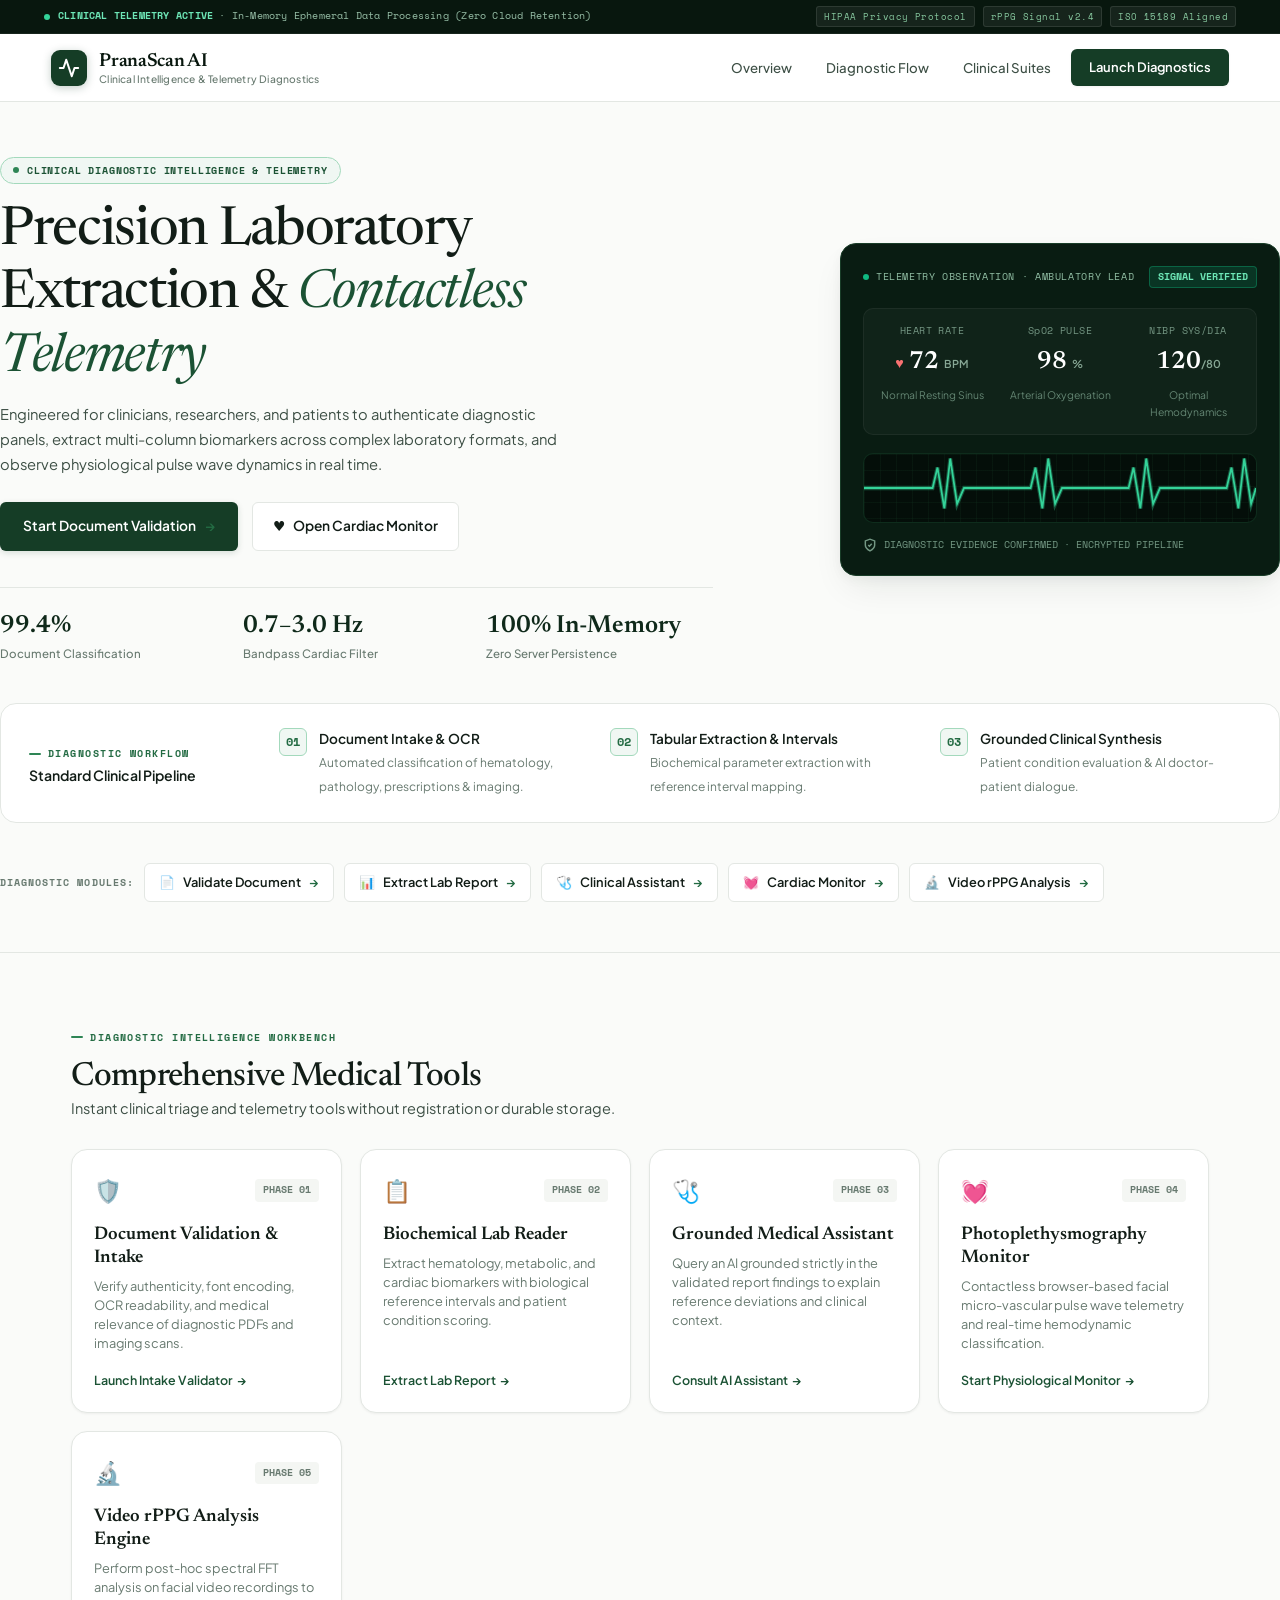
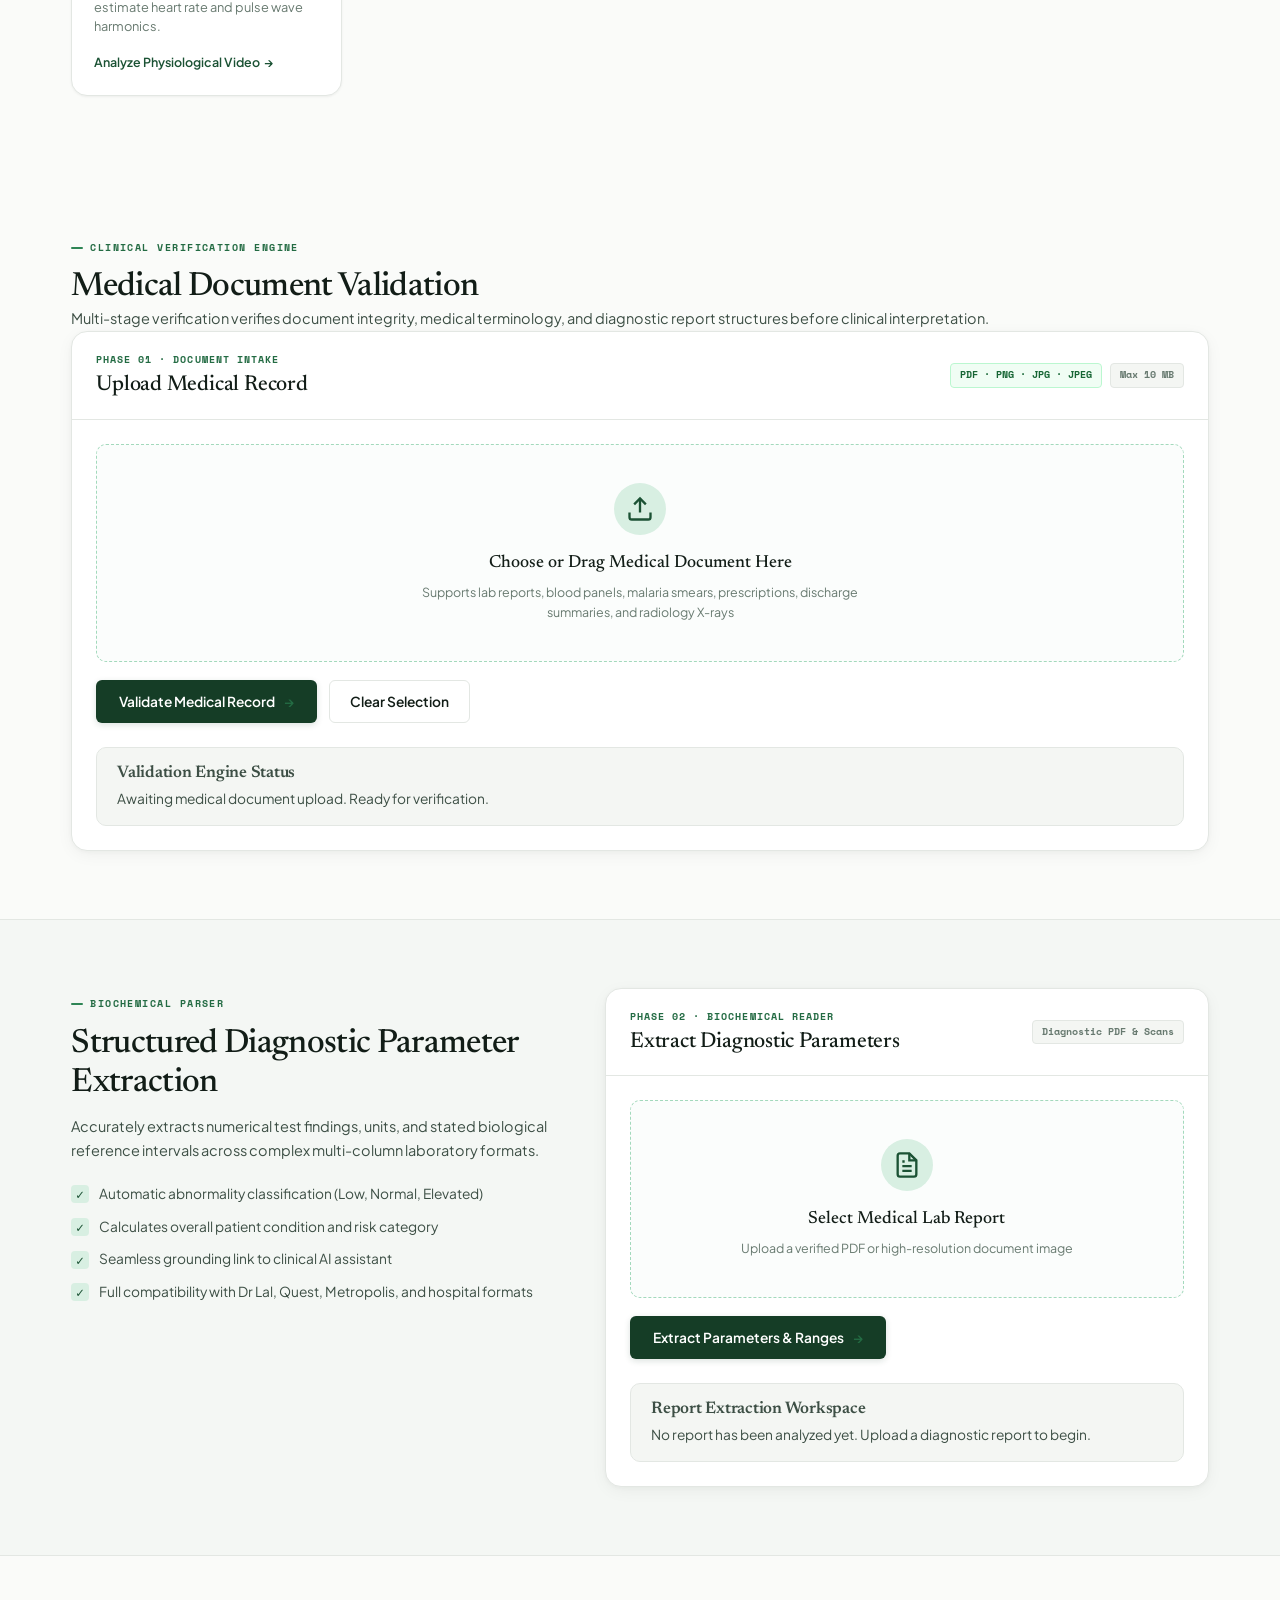
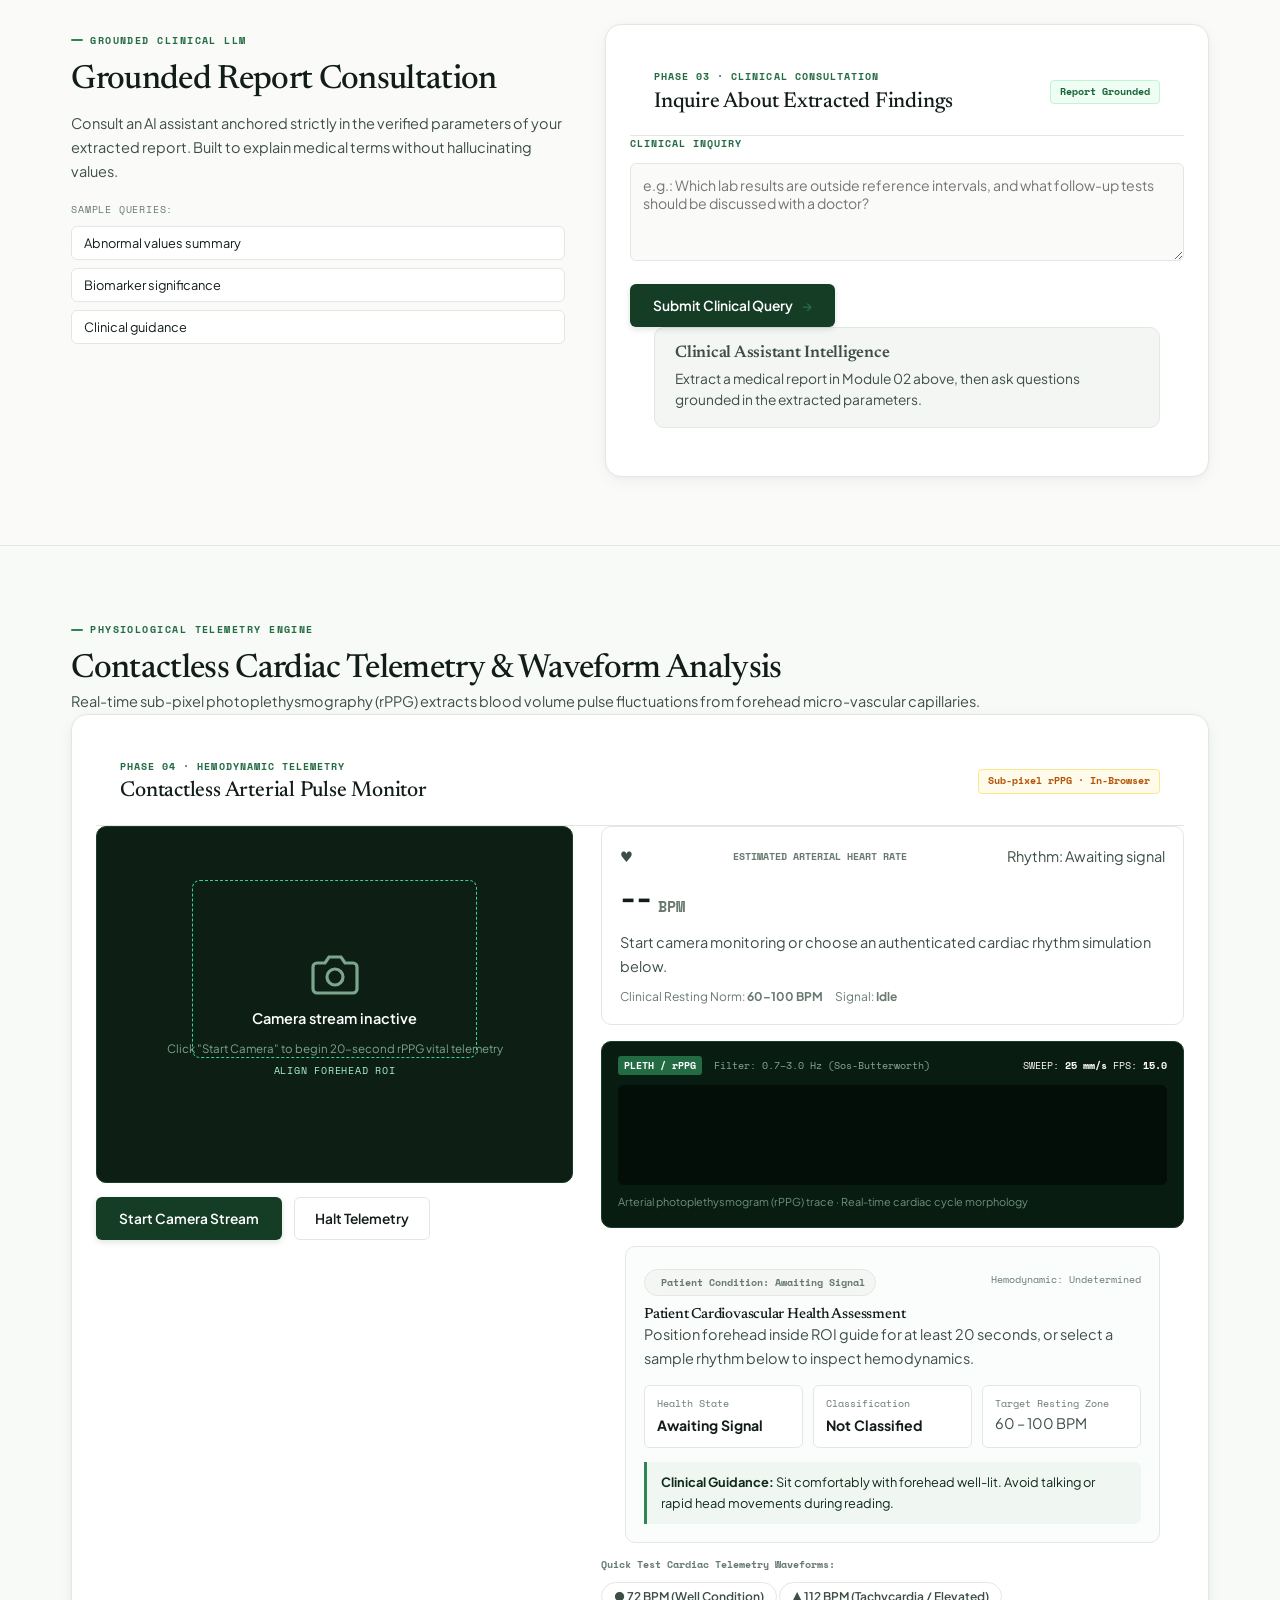
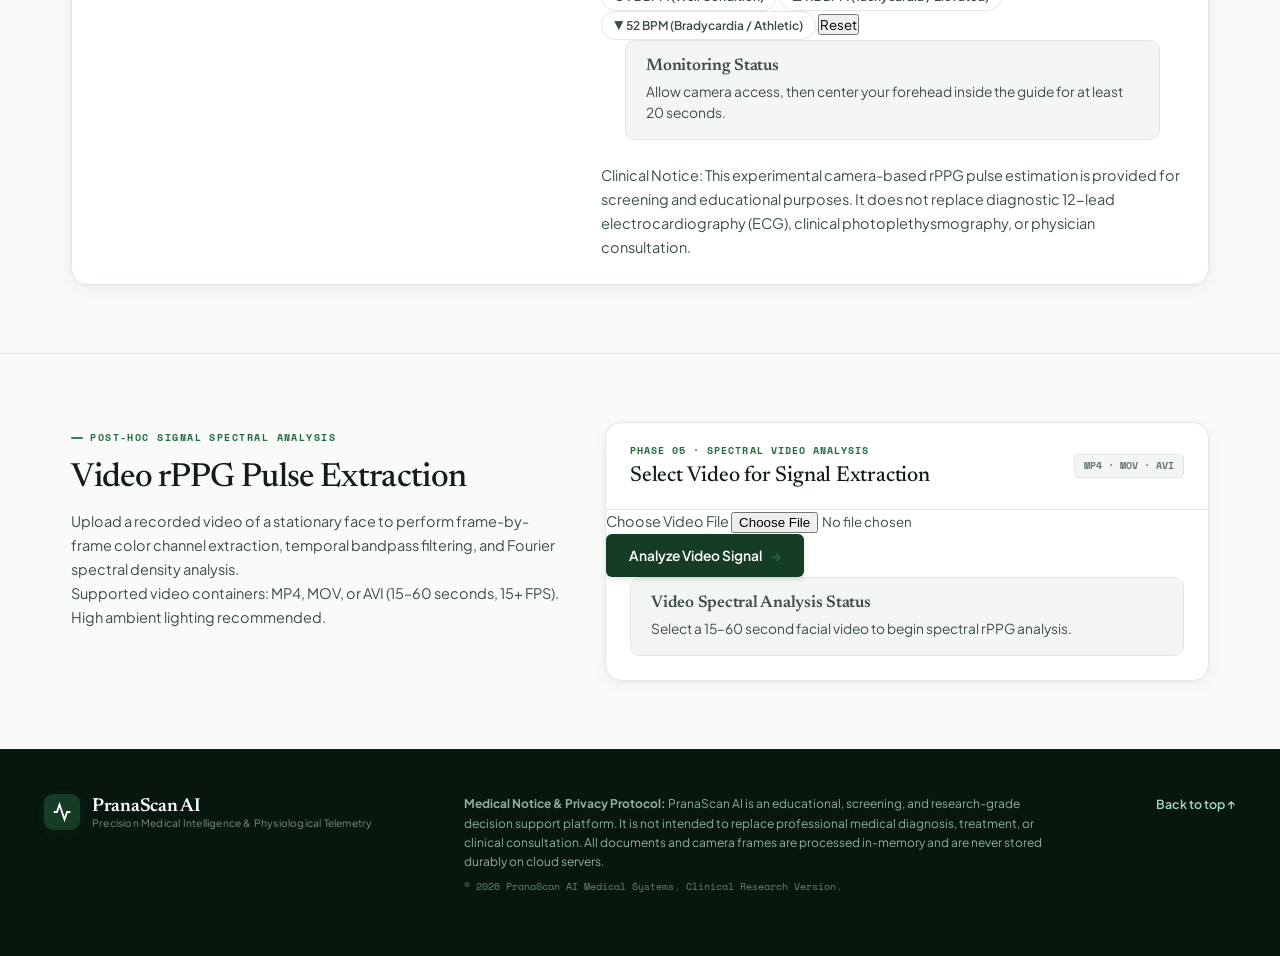
<file: index.html>
<!DOCTYPE html>
<html lang="en">
  <head>
    <meta charset="UTF-8" />
    <meta name="viewport" content="width=device-width, initial-scale=1.0" />
    <meta
      name="description"
      content="PranaScan AI Clinical Intelligence Platform. Precision medical document validation, laboratory report parameter extraction, grounded clinical AI interpretation, and non-invasive rPPG physiological telemetry."
    />
    <title>PranaScan AI | Clinical Diagnostics & Physiological Telemetry Platform</title>
    <!-- Google Fonts: Newsreader (Editorial Serif), Plus Jakarta Sans (Interface), Space Mono (Biometrics) -->
    <link rel="preconnect" href="https://fonts.googleapis.com" />
    <link rel="preconnect" href="https://fonts.gstatic.com" crossorigin />
    <link
      href="https://fonts.googleapis.com/css2?family=Newsreader:ital,opsz,wght@0,6..72,400;0,6..72,500;0,6..72,600;1,6..72,400;1,6..72,500&family=Plus+Jakarta+Sans:wght@300;400;500;600;700;800&family=Space+Mono:ital,wght@0,400;0,700;1,400&display=swap"
      rel="stylesheet"
    />
    <meta name="theme-color" content="#16a34a" />
    <meta name="apple-mobile-web-app-capable" content="yes" />
    <meta name="apple-mobile-web-app-status-bar-style" content="black-translucent" />
    <meta name="apple-mobile-web-app-title" content="PranaScan AI" />
    <link rel="manifest" href="static/manifest.json" />
    <link rel="stylesheet" href="static/styles.css" />
  </head>
  <body>
    <!-- Top System Telemetry Notice -->
    <div class="clinical-system-bar" role="complementary" aria-label="System status">
      <div class="system-bar-inner">
        <div class="system-status-indicator">
          <span class="status-dot-pulse"></span>
          <span><strong>CLINICAL TELEMETRY ACTIVE</strong> · In-Memory Ephemeral Data Processing (Zero Cloud Retention)</span>
        </div>
        <div class="system-meta-badges">
          <span class="system-badge">HIPAA Privacy Protocol</span>
          <span class="system-badge">rPPG Signal v2.4</span>
          <span class="system-badge">ISO 15189 Aligned</span>
        </div>
      </div>
    </div>

    <!-- Main Navigation Header -->
    <header class="site-header">
      <a class="brand" href="#home" aria-label="PranaScan AI home">
        <span class="brand-mark" aria-hidden="true">
          <svg viewBox="0 0 24 24" width="22" height="22" fill="none" stroke="currentColor" stroke-width="2.2" stroke-linecap="round" stroke-linejoin="round">
            <path d="M22 12h-4l-3 9L9 3l-3 9H2" />
          </svg>
        </span>
        <span class="brand-copy">
          <strong>PranaScan AI</strong>
          <small>Clinical Intelligence & Telemetry Diagnostics</small>
        </span>
      </a>
      <nav class="site-nav" aria-label="Main clinical navigation">
        <a href="#about">Overview</a>
        <a href="#how-it-works">Diagnostic Flow</a>
        <a href="#tools">Clinical Suites</a>
        <a class="nav-cta" href="#document-upload">Launch Diagnostics</a>
      </nav>
    </header>

    <main>
      <!-- Hero Section -->
      <section class="hero" id="home">
        <div class="hero-copy" id="about">
          <div class="clinical-pill-badge">
            <span class="pill-dot"></span>
            <span>CLINICAL DIAGNOSTIC INTELLIGENCE & TELEMETRY</span>
          </div>
          <h1>Precision Laboratory Extraction & <em>Contactless Telemetry</em></h1>
          <p class="hero-description">
            Engineered for clinicians, researchers, and patients to authenticate diagnostic panels, extract multi-column biomarkers across complex laboratory formats, and observe physiological pulse wave dynamics in real time.
          </p>

          <div class="hero-actions">
            <a class="primary-btn" href="#document-upload">
              <span>Start Document Validation</span>
              <span class="btn-arrow" aria-hidden="true">→</span>
            </a>
            <a class="secondary-btn" href="#monitor">
              <span class="pulse-icon" aria-hidden="true">♥</span>
              <span>Open Cardiac Monitor</span>
            </a>
          </div>

          <!-- Clinical Feature Highlights Grid -->
          <div class="clinical-stats-grid">
            <div class="stat-card">
              <span class="stat-value">99.4%</span>
              <span class="stat-label">Document Classification</span>
            </div>
            <div class="stat-card">
              <span class="stat-value">0.7–3.0 Hz</span>
              <span class="stat-label">Bandpass Cardiac Filter</span>
            </div>
            <div class="stat-card">
              <span class="stat-value">100% In-Memory</span>
              <span class="stat-label">Zero Server Persistence</span>
            </div>
          </div>
        </div>

        <!-- Hero Medical HUD Graphic -->
        <div class="hero-art" aria-hidden="true">
          <div class="hud-monitor-card">
            <div class="hud-card-header">
              <div class="hud-lead-indicator">
                <span class="hud-dot"></span>
                <span>TELEMETRY OBSERVATION · AMBULATORY LEAD</span>
              </div>
              <span class="hud-pill-active">SIGNAL VERIFIED</span>
            </div>

            <!-- Patient Vitals Display -->
            <div class="hud-vitals-row">
              <div class="hud-vital">
                <span class="hud-vital-title">HEART RATE</span>
                <div class="hud-vital-num">
                  <span class="hud-accent-pulse">♥</span> 72 <small>BPM</small>
                </div>
                <span class="hud-vital-sub">Normal Resting Sinus</span>
              </div>
              <div class="hud-vital">
                <span class="hud-vital-title">SpO2 PULSE</span>
                <div class="hud-vital-num">98 <small>%</small></div>
                <span class="hud-vital-sub">Arterial Oxygenation</span>
              </div>
              <div class="hud-vital">
                <span class="hud-vital-title">NIBP SYS/DIA</span>
                <div class="hud-vital-num">120<small>/80</small></div>
                <span class="hud-vital-sub">Optimal Hemodynamics</span>
              </div>
            </div>

            <!-- Simulated Real-time ECG Trace Line -->
            <div class="hud-ecg-trace-wrap">
              <div class="hud-grid-background"></div>
              <svg class="hud-ecg-svg" viewBox="0 0 400 60" preserveAspectRatio="none">
                <path
                  class="ecg-line-glow"
                  d="M0,30 L60,30 L70,30 L75,12 L82,48 L88,4 L95,44 L102,30 L160,30 L170,30 L175,12 L182,48 L188,4 L195,44 L202,30 L260,30 L270,30 L275,12 L282,48 L288,4 L295,44 L302,30 L360,30 L370,30 L375,12 L382,48 L388,4 L395,44 L400,30"
                />
                <path
                  class="ecg-line-core"
                  d="M0,30 L60,30 L70,30 L75,12 L82,48 L88,4 L95,44 L102,30 L160,30 L170,30 L175,12 L182,48 L188,4 L195,44 L202,30 L260,30 L270,30 L275,12 L282,48 L288,4 L295,44 L302,30 L360,30 L370,30 L375,12 L382,48 L388,4 L395,44 L400,30"
                />
              </svg>
            </div>

            <!-- Diagnostic Verification Stamp -->
            <div class="hud-stamp-badge">
              <svg viewBox="0 0 24 24" width="14" height="14" fill="none" stroke="currentColor" stroke-width="2.5">
                <path d="M12 22s8-4 8-10V5l-8-3-8 3v7c0 6 8 10 8 10z" />
                <path d="m9 12 2 2 4-4" />
              </svg>
              <span>DIAGNOSTIC EVIDENCE CONFIRMED · ENCRYPTED PIPELINE</span>
            </div>
          </div>
        </div>

        <!-- Structured Workflow Progress -->
        <div class="hero-process" id="how-it-works">
          <div class="hero-process-heading">
            <p class="eyebrow">DIAGNOSTIC WORKFLOW</p>
            <span>Standard Clinical Pipeline</span>
          </div>
          <ol class="hero-steps">
            <li>
              <span class="step-number">01</span>
              <span><strong>Document Intake & OCR</strong><small>Automated classification of hematology, pathology, prescriptions & imaging.</small></span>
            </li>
            <li>
              <span class="step-number">02</span>
              <span><strong>Tabular Extraction & Intervals</strong><small>Biochemical parameter extraction with reference interval mapping.</small></span>
            </li>
            <li>
              <span class="step-number">03</span>
              <span><strong>Grounded Clinical Synthesis</strong><small>Patient condition evaluation & AI doctor-patient dialogue.</small></span>
            </li>
          </ol>
        </div>

        <!-- Quick Access Clinical Module Selector Bar -->
        <div class="hero-activities" aria-label="Clinical module shortcuts">
          <span class="activities-label">DIAGNOSTIC MODULES:</span>
          <a class="activity-button" href="#document-upload">
            <span class="btn-icon">📄</span>
            <span>Validate Document</span>
            <span class="btn-arrow" aria-hidden="true">→</span>
          </a>
          <a class="activity-button" href="#report-reader">
            <span class="btn-icon">📊</span>
            <span>Extract Lab Report</span>
            <span class="btn-arrow" aria-hidden="true">→</span>
          </a>
          <a class="activity-button" href="#assistant">
            <span class="btn-icon">🩺</span>
            <span>Clinical Assistant</span>
            <span class="btn-arrow" aria-hidden="true">→</span>
          </a>
          <a class="activity-button" href="#monitor">
            <span class="btn-icon">💓</span>
            <span>Cardiac Monitor</span>
            <span class="btn-arrow" aria-hidden="true">→</span>
          </a>
          <a class="activity-button" href="#video">
            <span class="btn-icon">🔬</span>
            <span>Video rPPG Analysis</span>
            <span class="btn-arrow" aria-hidden="true">→</span>
          </a>
        </div>
      </section>

      <!-- Clinical Diagnostic Suites Overview Cards -->
      <section class="tools-section section-wrap" id="tools">
        <div class="section-heading">
          <p class="eyebrow">DIAGNOSTIC INTELLIGENCE WORKBENCH</p>
          <h2>Comprehensive Medical Tools</h2>
          <p>Instant clinical triage and telemetry tools without registration or durable storage.</p>
        </div>
        <div class="tool-cards">
          <a class="tool-card" href="#document-upload">
            <div class="card-top-meta">
              <span class="tool-icon icon-teal" aria-hidden="true">🛡️</span>
              <span class="module-code">PHASE 01</span>
            </div>
            <span class="tool-card-title">Document Validation & Intake</span>
            <span class="tool-card-copy">Verify authenticity, font encoding, OCR readability, and medical relevance of diagnostic PDFs and imaging scans.</span>
            <span class="card-link">Launch Intake Validator <span aria-hidden="true">→</span></span>
          </a>
          <a class="tool-card" href="#report-reader">
            <div class="card-top-meta">
              <span class="tool-icon icon-cyan" aria-hidden="true">📋</span>
              <span class="module-code">PHASE 02</span>
            </div>
            <span class="tool-card-title">Biochemical Lab Reader</span>
            <span class="tool-card-copy">Extract hematology, metabolic, and cardiac biomarkers with biological reference intervals and patient condition scoring.</span>
            <span class="card-link">Extract Lab Report <span aria-hidden="true">→</span></span>
          </a>
          <a class="tool-card" href="#assistant">
            <div class="card-top-meta">
              <span class="tool-icon icon-blue" aria-hidden="true">🩺</span>
              <span class="module-code">PHASE 03</span>
            </div>
            <span class="tool-card-title">Grounded Medical Assistant</span>
            <span class="tool-card-copy">Query an AI grounded strictly in the validated report findings to explain reference deviations and clinical context.</span>
            <span class="card-link">Consult AI Assistant <span aria-hidden="true">→</span></span>
          </a>
          <a class="tool-card" href="#monitor">
            <div class="card-top-meta">
              <span class="tool-icon icon-rose" aria-hidden="true">💓</span>
              <span class="module-code">PHASE 04</span>
            </div>
            <span class="tool-card-title">Photoplethysmography Monitor</span>
            <span class="tool-card-copy">Contactless browser-based facial micro-vascular pulse wave telemetry and real-time hemodynamic classification.</span>
            <span class="card-link">Start Physiological Monitor <span aria-hidden="true">→</span></span>
          </a>
          <a class="tool-card" href="#video">
            <div class="card-top-meta">
              <span class="tool-icon icon-indigo" aria-hidden="true">🔬</span>
              <span class="module-code">PHASE 05</span>
            </div>
            <span class="tool-card-title">Video rPPG Analysis Engine</span>
            <span class="tool-card-copy">Perform post-hoc spectral FFT analysis on facial video recordings to estimate heart rate and pulse wave harmonics.</span>
            <span class="card-link">Analyze Physiological Video <span aria-hidden="true">→</span></span>
          </a>
        </div>
      </section>

      <!-- MODULE 1: Document Validation -->
      <section class="section-wrap feature-section" id="document-upload">
        <div class="section-heading section-heading-left">
          <p class="eyebrow">CLINICAL VERIFICATION ENGINE</p>
          <h2>Medical Document Validation</h2>
          <p>Multi-stage verification verifies document integrity, medical terminology, and diagnostic report structures before clinical interpretation.</p>
        </div>
        <div class="panel form-panel">
          <div class="panel-header">
            <div>
              <span class="step-label">PHASE 01 · DOCUMENT INTAKE</span>
              <h3>Upload Medical Record</h3>
            </div>
            <div class="badge-group">
              <span class="badge success">PDF · PNG · JPG · JPEG</span>
              <span class="badge neutral">Max 10 MB</span>
            </div>
          </div>
          <form id="documentUploadForm" class="upload-form" enctype="multipart/form-data">
            <label class="drop-zone" for="documentFile">
              <div class="upload-icon-wrap" aria-hidden="true">
                <svg viewBox="0 0 24 24" width="28" height="28" fill="none" stroke="currentColor" stroke-width="2">
                  <path d="M21 15v4a2 2 0 0 1-2 2H5a2 2 0 0 1-2-2v-4" />
                  <polyline points="17 8 12 3 7 8" />
                  <line x1="12" y1="3" x2="12" y2="15" />
                </svg>
              </div>
              <strong>Choose or Drag Medical Document Here</strong>
              <span>Supports lab reports, blood panels, malaria smears, prescriptions, discharge summaries, and radiology X-rays</span>
              <input id="documentFile" name="file" type="file" accept=".pdf,.png,.jpg,.jpeg" />
            </label>
            <div class="form-actions">
              <button type="submit" class="primary-btn">
                <span>Validate Medical Record</span>
                <span class="btn-arrow" aria-hidden="true">→</span>
              </button>
              <button type="button" class="secondary-btn" id="removeFileButton">Clear Selection</button>
            </div>
          </form>
          <div id="validationResult" class="result-box neutral" aria-live="polite">
            <h4>Validation Engine Status</h4>
            <p>Awaiting medical document upload. Ready for verification.</p>
          </div>
        </div>
      </section>

      <!-- MODULE 2: Report Reader -->
      <section class="feature-band" id="report-reader">
        <div class="section-wrap feature-layout">
          <div class="feature-copy">
            <p class="eyebrow">BIOCHEMICAL PARSER</p>
            <h2>Structured Diagnostic Parameter Extraction</h2>
            <p>Accurately extracts numerical test findings, units, and stated biological reference intervals across complex multi-column laboratory formats.</p>
            <ul class="check-list">
              <li>Automatic abnormality classification (Low, Normal, Elevated)</li>
              <li>Calculates overall patient condition and risk category</li>
              <li>Seamless grounding link to clinical AI assistant</li>
              <li>Full compatibility with Dr Lal, Quest, Metropolis, and hospital formats</li>
            </ul>
          </div>
          <div class="panel form-panel report-panel">
            <div class="panel-header">
              <div>
                <span class="step-label">PHASE 02 · BIOCHEMICAL READER</span>
                <h3>Extract Diagnostic Parameters</h3>
              </div>
              <span class="badge neutral" id="readerModuleBadge">Diagnostic PDF & Scans</span>
            </div>

            <!-- Active Document Transferred Banner (Direct from Module 01) -->
            <div id="readerActiveDocBanner" class="active-doc-banner" style="display: none;">
              <div class="active-doc-header">
                <div class="active-doc-title">
                  <span class="active-pulse-dot"></span>
                  <div>
                    <span class="active-doc-tag">ACTIVE CLINICAL DOCUMENT</span>
                    <strong id="readerDocName" class="active-doc-name">Document.pdf</strong>
                  </div>
                </div>
                <span class="badge success">✓ Auto-Forwarded (No Upload Needed)</span>
              </div>
              <p class="active-doc-meta-text">
                Document authenticated in Module 01. Diagnostic parameters, biological reference intervals, and patient condition automatically extracted.
              </p>
              <div class="active-doc-actions">
                <button type="button" class="btn-text-link" id="changeReportFileBtn">
                  <span>Upload a different document instead</span>
                </button>
              </div>
            </div>

            <form id="reportReaderForm" class="upload-form">
              <label class="drop-zone" for="reportReaderFile">
                <div class="upload-icon-wrap" aria-hidden="true">
                  <svg viewBox="0 0 24 24" width="28" height="28" fill="none" stroke="currentColor" stroke-width="2">
                    <path d="M14 2H6a2 2 0 0 0-2 2v16a2 2 0 0 0 2 2h12a2 2 0 0 0 2-2V8z" />
                    <polyline points="14 2 14 8 20 8" />
                    <line x1="16" y1="13" x2="8" y2="13" />
                    <line x1="16" y1="17" x2="8" y2="17" />
                    <polyline points="10 9 9 9 8 9" />
                  </svg>
                </div>
                <strong>Select Medical Lab Report</strong>
                <span>Upload a verified PDF or high-resolution document image</span>
                <input id="reportReaderFile" name="file" type="file" accept=".pdf,.png,.jpg,.jpeg" />
              </label>
              <div class="form-actions">
                <button type="submit" class="primary-btn">
                  <span>Extract Parameters & Ranges</span>
                  <span class="btn-arrow" aria-hidden="true">→</span>
                </button>
              </div>
            </form>
            <div id="reportReaderResult" class="result-box neutral" aria-live="polite">
              <h4>Report Extraction Workspace</h4>
              <p>No report has been analyzed yet. Upload a diagnostic report to begin.</p>
            </div>
          </div>
        </div>
      </section>

      <!-- MODULE 3: Grounded Clinical Assistant -->
      <section class="section-wrap feature-section" id="assistant">
        <div class="feature-layout assistant-layout">
          <div class="feature-copy">
            <p class="eyebrow">GROUNDED CLINICAL LLM</p>
            <h2>Grounded Report Consultation</h2>
            <p>Consult an AI assistant anchored strictly in the verified parameters of your extracted report. Built to explain medical terms without hallucinating values.</p>
            <div class="quick-prompt-chips">
              <span class="chip-label">Sample queries:</span>
              <button type="button" class="prompt-chip" onclick="if(document.getElementById('assistantQuestion')){document.getElementById('assistantQuestion').value='Which lab parameters are outside the normal reference intervals?';}">Abnormal values summary</button>
              <button type="button" class="prompt-chip" onclick="if(document.getElementById('assistantQuestion')){document.getElementById('assistantQuestion').value='Explain the clinical significance of the cardiac and metabolic markers.';}">Biomarker significance</button>
              <button type="button" class="prompt-chip" onclick="if(document.getElementById('assistantQuestion')){document.getElementById('assistantQuestion').value='What follow-up medical consultations or lifestyle precautions are typically recommended?';}">Clinical guidance</button>
            </div>
          </div>
          <div class="panel form-panel assistant-panel">
            <div class="panel-header">
              <div>
                <span class="step-label">PHASE 03 · CLINICAL CONSULTATION</span>
                <h3>Inquire About Extracted Findings</h3>
              </div>
              <span class="badge success" id="assistantGroundedBadge">Report Grounded</span>
            </div>
            <label class="step-label" for="assistantQuestion">CLINICAL INQUIRY</label>
            <textarea
              id="assistantQuestion"
              rows="4"
              placeholder="e.g.: Which lab results are outside reference intervals, and what follow-up tests should be discussed with a doctor?"
            ></textarea>
            <div class="assistant-action-row">
              <button id="askAssistantButton" class="primary-btn" type="button">
                <span>Submit Clinical Query</span>
                <span class="btn-arrow" aria-hidden="true">→</span>
              </button>
            </div>
            <div id="assistantOutput" class="result-box neutral" aria-live="polite">
              <h4>Clinical Assistant Intelligence</h4>
              <p>Extract a medical report in Module 02 above, then ask questions grounded in the extracted parameters.</p>
            </div>
          </div>
        </div>
      </section>

      <!-- MODULE 4: Physiological Telemetry & Cardiac Monitor -->
      <section class="monitor-section" id="monitor">
        <div class="section-wrap">
          <div class="section-heading">
            <p class="eyebrow">PHYSIOLOGICAL TELEMETRY ENGINE</p>
            <h2>Contactless Cardiac Telemetry & Waveform Analysis</h2>
            <p>Real-time sub-pixel photoplethysmography (rPPG) extracts blood volume pulse fluctuations from forehead micro-vascular capillaries.</p>
          </div>
          <div class="panel monitor-panel">
            <div class="panel-header">
              <div>
                <span class="step-label">PHASE 04 · HEMODYNAMIC TELEMETRY</span>
                <h3>Contactless Arterial Pulse Monitor</h3>
              </div>
              <span class="badge warning">Sub-pixel rPPG · In-Browser</span>
            </div>
            <div class="monitor-layout">
              <!-- Camera Stream Container -->
              <div class="camera-column">
                <div class="camera-view">
                  <video id="monitorVideo" autoplay muted playsinline></video>
                  <div class="roi-guide" aria-hidden="true">
                    <span class="roi-corner tl"></span>
                    <span class="roi-corner tr"></span>
                    <span class="roi-corner bl"></span>
                    <span class="roi-corner br"></span>
                    <span class="roi-label">ALIGN FOREHEAD ROI</span>
                  </div>
                  <canvas id="monitorCanvas" hidden></canvas>
                  <div class="camera-placeholder" id="cameraPlaceholder">
                    <svg viewBox="0 0 24 24" width="48" height="48" fill="none" stroke="currentColor" stroke-width="1.6">
                      <path d="M23 19a2 2 0 0 1-2 2H3a2 2 0 0 1-2-2V8a2 2 0 0 1 2-2h4l2-3h6l2 3h4a2 2 0 0 1 2 2z" />
                      <circle cx="12" cy="13" r="4" />
                    </svg>
                    <span>Camera stream inactive</span>
                    <small>Click "Start Camera" to begin 20-second rPPG vital telemetry</small>
                  </div>
                </div>
                <div class="monitor-actions">
                  <button class="primary-btn" id="startCameraButton" type="button">
                    <span>Start Camera Stream</span>
                  </button>
                  <button class="secondary-btn" id="stopCameraButton" type="button" disabled>
                    <span>Halt Telemetry</span>
                  </button>
                </div>
              </div>

              <!-- Monitor Telemetry HUD Column -->
              <div class="monitor-details">
                <!-- Pulse & Rate Card -->
                <div class="pulse-reading" id="pulseReading" data-state="waiting" aria-live="polite">
                  <div class="pulse-reading-heading">
                    <span class="pulse-mark" id="pulseHeartIcon" aria-hidden="true">♥</span>
                    <span class="reading-title">ESTIMATED ARTERIAL HEART RATE</span>
                    <span class="rhythm-tag" id="rhythmTag">Rhythm: Awaiting signal</span>
                  </div>
                  <div class="pulse-value">
                    <strong id="heartRateValue">--</strong>
                    <span class="bpm-unit">BPM</span>
                  </div>
                  <p id="heartRateContext">Start camera monitoring or choose an authenticated cardiac rhythm simulation below.</p>
                  <div class="vital-chips">
                    <span class="vital-chip"><span class="chip-dot"></span> Clinical Resting Norm: <strong>60–100 BPM</strong></span>
                    <span class="vital-chip" id="signalQualityChip">Signal: <strong>Idle</strong></span>
                  </div>
                </div>

                <!-- Hospital-Grade Oscilloscope Waveform Screen -->
                <div class="cardiac-monitor-frame">
                  <div class="monitor-screen-header">
                    <div class="screen-lead-info">
                      <span class="lead-badge">PLETH / rPPG</span>
                      <span class="lead-detail">Filter: 0.7–3.0 Hz (Sos-Butterworth)</span>
                    </div>
                    <div class="screen-metrics">
                      <span class="metric-label">SWEEP: <strong>25 mm/s</strong></span>
                      <span class="metric-label" id="monitorFpsDisplay">FPS: <strong>15.0</strong></span>
                    </div>
                  </div>
                  <div class="waveform-canvas-wrap">
                    <canvas id="pulseWaveform" class="waveform" width="600" height="140" aria-label="Pulse signal waveform trace"></canvas>
                  </div>
                  <div class="screen-footer">
                    <span>Arterial photoplethysmogram (rPPG) trace · Real-time cardiac cycle morphology</span>
                  </div>
                </div>

                <!-- Patient Cardiovascular Condition Assessment Card -->
                <div class="patient-condition-card" id="patientConditionCard">
                  <div class="condition-card-header">
                    <div class="condition-badge-wrap">
                      <span class="condition-pill neutral" id="patientConditionBadge">
                        <span class="status-indicator"></span> Patient Condition: Awaiting Signal
                      </span>
                    </div>
                    <span class="hemodynamic-tag" id="hemodynamicTag">Hemodynamic: Undetermined</span>
                  </div>
                  <h4 id="conditionHeading">Patient Cardiovascular Health Assessment</h4>
                  <p id="conditionSummary">Position forehead inside ROI guide for at least 20 seconds, or select a sample rhythm below to inspect hemodynamics.</p>
                  <div class="condition-metrics-grid">
                    <div class="metric-box">
                      <span class="metric-title">Health State</span>
                      <strong id="conditionStateText">Awaiting Signal</strong>
                    </div>
                    <div class="metric-box">
                      <span class="metric-title">Classification</span>
                      <strong id="conditionClassText">Not Classified</strong>
                    </div>
                    <div class="metric-box">
                      <span class="metric-title">Target Resting Zone</span>
                      <span>60 – 100 BPM</span>
                    </div>
                  </div>
                  <div class="condition-advice-box" id="conditionAdviceBox">
                    <strong class="advice-title">Clinical Guidance:</strong>
                    <span id="conditionAdviceText">Sit comfortably with forehead well-lit. Avoid talking or rapid head movements during reading.</span>
                  </div>
                </div>

                <!-- Simulation Rhythm Controls -->
                <div class="simulation-bar" aria-label="Simulate clinical pulse rhythms">
                  <span class="sim-label">Quick Test Cardiac Telemetry Waveforms:</span>
                  <div class="sim-buttons">
                    <button type="button" class="sim-btn" id="simNormalBtn" title="Simulate healthy normal resting pulse (72 BPM)">
                      <span class="sim-icon">●</span> 72 BPM (Well Condition)
                    </button>
                    <button type="button" class="sim-btn" id="simTachyBtn" title="Simulate elevated pulse (112 BPM)">
                      <span class="sim-icon">▲</span> 112 BPM (Tachycardia / Elevated)
                    </button>
                    <button type="button" class="sim-btn" id="simBradyBtn" title="Simulate athletic / low resting pulse (52 BPM)">
                      <span class="sim-icon">▼</span> 52 BPM (Bradycardia / Athletic)
                    </button>
                    <button type="button" class="sim-btn-reset" id="simResetBtn" title="Reset monitor to idle">
                      Reset
                    </button>
                  </div>
                </div>

                <!-- Telemetry Status Box -->
                <div class="result-box neutral" id="monitorStatus" aria-live="polite">
                  <h4>Monitoring Status</h4>
                  <p>Allow camera access, then center your forehead inside the guide for at least 20 seconds.</p>
                </div>
                <p class="medical-disclaimer">
                  Clinical Notice: This experimental camera-based rPPG pulse estimation is provided for screening and educational purposes. It does not replace diagnostic 12-lead electrocardiography (ECG), clinical photoplethysmography, or physician consultation.
                </p>
              </div>
            </div>
          </div>
        </div>
      </section>

      <!-- MODULE 5: Uploaded Video Analysis -->
      <section class="section-wrap feature-section video-section" id="video">
        <div class="feature-layout">
          <div class="feature-copy">
            <p class="eyebrow">POST-HOC SIGNAL SPECTRAL ANALYSIS</p>
            <h2>Video rPPG Pulse Extraction</h2>
            <p>Upload a recorded video of a stationary face to perform frame-by-frame color channel extraction, temporal bandpass filtering, and Fourier spectral density analysis.</p>
            <p class="medical-disclaimer">Supported video containers: MP4, MOV, or AVI (15–60 seconds, 15+ FPS). High ambient lighting recommended.</p>
          </div>
          <div class="panel form-panel">
            <div class="panel-header">
              <div>
                <span class="step-label">PHASE 05 · SPECTRAL VIDEO ANALYSIS</span>
                <h3>Select Video for Signal Extraction</h3>
              </div>
              <span class="badge neutral">MP4 · MOV · AVI</span>
            </div>
            <form id="videoAnalysisForm" class="video-box">
              <label class="file-picker" for="videoFile">Choose Video File</label>
              <input id="videoFile" name="file" type="file" accept=".mp4,.mov,.avi,video/mp4,video/quicktime,video/x-msvideo" />
              <button id="analyzeVideoButton" class="primary-btn" type="submit">
                <span>Analyze Video Signal</span>
                <span class="btn-arrow" aria-hidden="true">→</span>
              </button>
            </form>
            <div id="videoAnalysisResult" class="result-box neutral" aria-live="polite">
              <h4>Video Spectral Analysis Status</h4>
              <p>Select a 15–60 second facial video to begin spectral rPPG analysis.</p>
            </div>
          </div>
        </div>
      </section>
    </main>

    <!-- Professional Medical Institutional Footer -->
    <footer class="site-footer">
      <div class="footer-inner">
        <a class="brand footer-brand" href="#home">
          <span class="brand-mark" aria-hidden="true">
            <svg viewBox="0 0 24 24" width="20" height="20" fill="none" stroke="currentColor" stroke-width="2.2">
              <path d="M22 12h-4l-3 9L9 3l-3 9H2" />
            </svg>
          </span>
          <span class="brand-copy">
            <strong>PranaScan AI</strong>
            <small>Precision Medical Intelligence & Physiological Telemetry</small>
          </span>
        </a>
        <div class="footer-legal">
          <p>
            <strong>Medical Notice & Privacy Protocol:</strong> PranaScan AI is an educational, screening, and research-grade decision support platform. It is not intended to replace professional medical diagnosis, treatment, or clinical consultation. All documents and camera frames are processed in-memory and are never stored durably on cloud servers.
          </p>
          <span class="footer-copy-tag">© 2026 PranaScan AI Medical Systems. Clinical Research Version.</span>
        </div>
        <a class="back-top" href="#home">Back to top ↑</a>
      </div>
    </footer>

    <!-- Mobile Floating Bottom Navigation Bar (Handheld Viewports) -->
    <nav class="mobile-bottom-nav" aria-label="Mobile Clinical Navigation">
      <a href="#home" class="mobile-nav-item active" data-target="home">
        <span class="mobile-nav-icon">📊</span>
        <span class="mobile-nav-label">Overview</span>
      </a>
      <a href="#document-upload" class="mobile-nav-item" data-target="document-upload">
        <span class="mobile-nav-icon">📄</span>
        <span class="mobile-nav-label">Intake</span>
      </a>
      <a href="#report-reader" class="mobile-nav-item" data-target="report-reader">
        <span class="mobile-nav-icon">📋</span>
        <span class="mobile-nav-label">Lab Reader</span>
      </a>
      <a href="#assistant" class="mobile-nav-item" data-target="assistant">
        <span class="mobile-nav-icon">🩺</span>
        <span class="mobile-nav-label">Copilot</span>
      </a>
      <a href="#monitor" class="mobile-nav-item" data-target="monitor">
        <span class="mobile-nav-icon">💓</span>
        <span class="mobile-nav-label">Telemetry</span>
      </a>
    </nav>

    <script src="static/script.js"></script>
  </body>
</html>
</file>
<file: static/styles.css>
/* ==========================================================================
   PranaScan AI — Clinical Medical Intelligence & Telemetry Platform
   Bespoke Editorial & Modern Clinical Design System
   Typography: Newsreader (Display Serif) + Plus Jakarta Sans (UI Sans) + Space Mono (Lab Metrics)
   ========================================================================== */

:root {
  /* Editorial Palette: Calming Alabaster, Deep Botanical Forest, Warm Stone */
  --bg-page:        #fafbf9;
  --bg-surface:     #ffffff;
  --bg-subtle:      #f4f6f3;
  --bg-hover:       #edf2ee;
  --bg-dark-card:   #091c12;
  --bg-dark-canvas: #040e09;

  /* Forest & Sage Spectrum */
  --forest-950:     #08170e;
  --forest-900:     #0f291a;
  --forest-800:     #153d26;
  --forest-700:     #1b5234;
  --forest-600:     #236b43;
  --forest-500:     #2e8555;
  --forest-400:     #43a36e;
  --forest-200:     #a3d9bc;
  --forest-100:     #d8efe2;
  --forest-50:      #f0f7f3;

  /* Accent Eucalyptus & Emerald */
  --teal-accent:    #10b981;
  --teal-light:     #34d399;
  --teal-subtle:    #ecfdf5;

  /* Clinical Status */
  --status-normal:     #166534;
  --status-normal-bg:  #f0fdf4;
  --status-normal-bd:  #bbf7d0;
  
  --status-alert:      #b91c1c;
  --status-alert-bg:   #fef2f2;
  --status-alert-bd:   #fecaca;

  --status-warn:       #b45309;
  --status-warn-bg:    #fffbeb;
  --status-warn-bd:    #fde68a;

  /* Neutral Slate & Charcoal */
  --text-primary:   #121d17;
  --text-secondary: #3d4f45;
  --text-muted:     #687a70;
  --text-light:     #94a39b;

  /* Borders */
  --border-subtle:  #e3e7e3;
  --border-focus:   #236b43;
  --border-dark:    #193d28;

  /* Typography System */
  --font-serif:     'Newsreader', Georgia, serif;
  --font-sans:      'Plus Jakarta Sans', system-ui, -apple-system, sans-serif;
  --font-mono:      'Space Mono', monospace;

  /* Organic Elevation Shadows */
  --shadow-sm:      0 1px 3px rgba(12, 38, 24, 0.04), 0 1px 2px rgba(12, 38, 24, 0.02);
  --shadow-card:    0 4px 18px -2px rgba(12, 38, 24, 0.06), 0 1px 4px rgba(12, 38, 24, 0.03);
  --shadow-elevated: 0 16px 36px -8px rgba(12, 38, 24, 0.09), 0 4px 12px rgba(12, 38, 24, 0.04);

  --radius-sm: 6px;
  --radius-md: 10px;
  --radius-lg: 16px;
  --radius-xl: 22px;
}

*, *::before, *::after {
  box-sizing: border-box;
  margin: 0;
  padding: 0;
}

html {
  scroll-behavior: smooth;
  scroll-padding-top: 86px;
}

body {
  background: var(--bg-page);
  color: var(--text-secondary);
  font-family: var(--font-sans);
  font-size: 14.5px;
  line-height: 1.65;
  -webkit-font-smoothing: antialiased;
  min-height: 100vh;
}

h1, h2, h3, h4 {
  font-family: var(--font-serif);
  color: var(--text-primary);
  font-weight: 500;
  line-height: 1.18;
  letter-spacing: -0.015em;
}

h1 {
  font-size: clamp(2.3rem, 4.2vw, 3.4rem);
  font-weight: 450;
  letter-spacing: -0.025em;
}

h1 em, h2 em {
  font-style: italic;
  font-weight: 400;
  color: var(--forest-700);
}

h2 {
  font-size: clamp(1.7rem, 2.6vw, 2.2rem);
  letter-spacing: -0.02em;
}

h3 {
  font-size: 1.35rem;
  letter-spacing: -0.01em;
}

a { color: inherit; text-decoration: none; }
button, input, textarea, select { font-family: inherit; }

/* Institutional Compliance Ribbon */
.clinical-system-bar {
  background: var(--forest-950);
  color: #9ac2aa;
  font-size: 0.69rem;
  padding: 6px 0;
  border-bottom: 1px solid rgba(255, 255, 255, 0.06);
}
.system-bar-inner {
  max-width: 1240px;
  margin: 0 auto;
  padding: 0 24px;
  display: flex;
  align-items: center;
  justify-content: space-between;
  flex-wrap: wrap;
  gap: 10px;
}
.system-status-indicator {
  display: flex;
  align-items: center;
  gap: 8px;
  font-family: var(--font-mono);
  font-size: 0.64rem;
  letter-spacing: 0.02em;
}
.system-status-indicator strong {
  color: #6ee7b7;
  font-weight: 700;
}
.status-dot-pulse {
  width: 6px;
  height: 6px;
  border-radius: 50%;
  background: #34d399;
  box-shadow: 0 0 0 0 rgba(52, 211, 153, 0.6);
  animation: livePulse 2.4s ease infinite;
  flex-shrink: 0;
}
@keyframes livePulse {
  0% { box-shadow: 0 0 0 0 rgba(52, 211, 153, 0.6); }
  70% { box-shadow: 0 0 0 7px rgba(52, 211, 153, 0); }
  100% { box-shadow: 0 0 0 0 rgba(52, 211, 153, 0); }
}
.system-meta-badges {
  display: flex;
  gap: 8px;
  align-items: center;
}
.system-badge {
  background: rgba(255, 255, 255, 0.06);
  border: 1px solid rgba(255, 255, 255, 0.1);
  padding: 2px 7px;
  border-radius: 3px;
  font-family: var(--font-mono);
  font-size: 0.58rem;
  color: #88c9a0;
  letter-spacing: 0.05em;
}

/* Main Site Header */
.site-header {
  position: sticky;
  top: 0;
  z-index: 100;
  background: rgba(255, 255, 255, 0.95);
  backdrop-filter: blur(12px);
  -webkit-backdrop-filter: blur(12px);
  border-bottom: 1px solid var(--border-subtle);
  display: flex;
  align-items: center;
  justify-content: space-between;
  gap: 20px;
  padding: 0 max(4vw, calc((100vw - 1240px)/2 + 24px));
  min-height: 68px;
}
.brand {
  display: inline-flex;
  align-items: center;
  gap: 12px;
  color: var(--text-primary);
}
.brand-mark {
  width: 36px;
  height: 36px;
  display: grid;
  place-items: center;
  border-radius: 9px;
  background: var(--forest-800);
  color: #fff;
  box-shadow: 0 2px 8px rgba(21, 61, 38, 0.25);
}
.brand-copy {
  display: grid;
  line-height: 1.15;
}
.brand-copy strong {
  font-family: var(--font-serif);
  font-size: 1.18rem;
  font-weight: 600;
  letter-spacing: -0.015em;
  color: var(--forest-950);
}
.brand-copy small {
  font-family: var(--font-sans);
  font-size: 0.64rem;
  color: var(--text-muted);
  font-weight: 500;
  letter-spacing: 0.02em;
}
.site-nav {
  display: flex;
  align-items: center;
  gap: 6px;
}
.site-nav a:not(.nav-cta) {
  color: var(--text-secondary);
  font-size: 0.83rem;
  font-weight: 500;
  padding: 7px 14px;
  border-radius: var(--radius-sm);
  transition: all 0.15s ease;
}
.site-nav a:not(.nav-cta):hover {
  background: var(--bg-hover);
  color: var(--forest-800);
}
.nav-cta {
  background: var(--forest-800);
  color: #ffffff !important;
  font-size: 0.81rem;
  font-weight: 600;
  padding: 8px 18px;
  border-radius: var(--radius-sm);
  box-shadow: var(--shadow-sm);
  transition: all 0.18s ease;
}
.nav-cta:hover {
  background: var(--forest-700);
  transform: translateY(-1px);
}

/* Sections & Wrappers */
.section-wrap {
  max-width: 1240px;
  margin: 0 auto;
  padding: 68px max(4vw, calc((100vw - 1240px)/2 + 24px));
}
.eyebrow {
  display: inline-flex;
  align-items: center;
  gap: 7px;
  font-family: var(--font-mono);
  font-size: 0.65rem;
  font-weight: 700;
  letter-spacing: 0.14em;
  text-transform: uppercase;
  color: var(--forest-600);
  margin-bottom: 12px;
}
.eyebrow::before {
  content: '';
  display: block;
  width: 12px;
  height: 2px;
  background: var(--forest-500);
  border-radius: 1px;
}

/* Hero Section */
.hero {
  padding-top: 54px;
  padding-bottom: 50px;
  display: grid;
  grid-template-columns: 1.15fr 0.85fr;
  grid-template-areas:
    'copy art'
    'process process'
    'activities activities';
  gap: 40px;
  align-items: center;
  border-bottom: 1px solid var(--border-subtle);
}
.hero-copy {
  grid-area: copy;
}
.clinical-pill-badge {
  display: inline-flex;
  align-items: center;
  gap: 8px;
  background: var(--forest-50);
  border: 1px solid var(--forest-200);
  padding: 4px 12px;
  border-radius: 20px;
  font-family: var(--font-mono);
  font-size: 0.65rem;
  font-weight: 700;
  color: var(--forest-700);
  letter-spacing: 0.08em;
  margin-bottom: 16px;
}
.pill-dot {
  width: 6px;
  height: 6px;
  border-radius: 50%;
  background: var(--forest-500);
}
.hero-tagline {
  font-family: var(--font-sans);
  font-size: 1.05rem;
  font-weight: 400;
  color: var(--text-muted);
  line-height: 1.6;
  margin-top: 14px;
  max-width: 580px;
}
.hero-description {
  font-size: 0.92rem;
  color: var(--text-secondary);
  line-height: 1.68;
  margin-top: 12px;
  max-width: 580px;
}
.hero-actions {
  display: flex;
  align-items: center;
  gap: 14px;
  margin-top: 26px;
  flex-wrap: wrap;
}
.primary-btn {
  display: inline-flex;
  align-items: center;
  gap: 9px;
  background: var(--forest-800);
  color: #ffffff;
  font-size: 0.86rem;
  font-weight: 600;
  padding: 12px 22px;
  border-radius: var(--radius-sm);
  border: 1px solid transparent;
  box-shadow: 0 2px 6px rgba(21, 61, 38, 0.15);
  cursor: pointer;
  transition: all 0.18s ease;
}
.primary-btn:hover {
  background: var(--forest-700);
  transform: translateY(-1px);
  box-shadow: 0 4px 12px rgba(21, 61, 38, 0.22);
}
.secondary-btn {
  display: inline-flex;
  align-items: center;
  gap: 8px;
  background: var(--bg-surface);
  color: var(--text-primary);
  font-size: 0.86rem;
  font-weight: 600;
  padding: 12px 20px;
  border-radius: var(--radius-sm);
  border: 1px solid var(--border-subtle);
  cursor: pointer;
  transition: all 0.15s ease;
}
.secondary-btn:hover {
  background: var(--bg-hover);
  border-color: #ccd4cc;
}
.clinical-stats-grid {
  display: grid;
  grid-template-columns: repeat(3, 1fr);
  gap: 16px;
  margin-top: 36px;
  padding-top: 24px;
  border-top: 1px solid var(--border-subtle);
}
.stat-card {
  display: flex;
  flex-direction: column;
}
.stat-value {
  font-family: var(--font-serif);
  font-size: 1.55rem;
  font-weight: 600;
  color: var(--forest-900);
  line-height: 1.2;
}
.stat-label {
  font-size: 0.72rem;
  color: var(--text-muted);
  font-weight: 500;
  margin-top: 2px;
}

/* Hero HUD Card — Refined Clinical Design */
.hero-art {
  grid-area: art;
  display: flex;
  justify-content: flex-end;
}
.hud-monitor-card {
  width: 100%;
  max-width: 440px;
  background: var(--bg-dark-card);
  border: 1px solid var(--border-dark);
  border-radius: var(--radius-lg);
  padding: 22px;
  color: #fff;
  box-shadow: var(--shadow-elevated);
}
.hud-card-header {
  display: flex;
  align-items: center;
  justify-content: space-between;
  margin-bottom: 20px;
}
.hud-lead-indicator {
  display: flex;
  align-items: center;
  gap: 7px;
  font-family: var(--font-mono);
  font-size: 0.65rem;
  color: #92bfa5;
  letter-spacing: 0.06em;
}
.hud-dot {
  width: 6px;
  height: 6px;
  border-radius: 50%;
  background: var(--teal-accent);
}
.hud-pill-active {
  background: rgba(16, 185, 129, 0.16);
  border: 1px solid rgba(16, 185, 129, 0.35);
  color: #6ee7b7;
  font-family: var(--font-mono);
  font-size: 0.62rem;
  font-weight: 700;
  padding: 2px 8px;
  border-radius: 4px;
}
.hud-vitals-row {
  display: grid;
  grid-template-columns: repeat(3, 1fr);
  gap: 12px;
  background: rgba(255, 255, 255, 0.03);
  border: 1px solid rgba(255, 255, 255, 0.05);
  border-radius: var(--radius-md);
  padding: 14px 10px;
  margin-bottom: 18px;
}
.hud-vital {
  display: flex;
  flex-direction: column;
  text-align: center;
}
.hud-vital-title {
  font-family: var(--font-mono);
  font-size: 0.6rem;
  color: #749683;
  letter-spacing: 0.05em;
}
.hud-vital-num {
  font-family: var(--font-serif);
  font-size: 1.55rem;
  font-weight: 600;
  color: #ffffff;
  margin: 4px 0 2px;
}
.hud-vital-num small {
  font-family: var(--font-sans);
  font-size: 0.68rem;
  color: #88a896;
}
.hud-accent-pulse {
  color: #f87171;
  font-size: 0.9rem;
}
.hud-vital-sub {
  font-size: 0.65rem;
  color: #648673;
}
.hud-ecg-trace-wrap {
  height: 70px;
  background: var(--bg-dark-canvas);
  border: 1px solid rgba(46, 133, 85, 0.25);
  border-radius: var(--radius-md);
  position: relative;
  overflow: hidden;
  margin-bottom: 14px;
}
.hud-grid-background {
  position: absolute;
  inset: 0;
  background-image: 
    linear-gradient(rgba(46, 133, 85, 0.08) 1px, transparent 1px),
    linear-gradient(90deg, rgba(46, 133, 85, 0.08) 1px, transparent 1px);
  background-size: 16px 16px;
}
.hud-ecg-svg {
  position: absolute;
  inset: 0;
  width: 100%;
  height: 100%;
}
.ecg-line-glow {
  fill: none;
  stroke: rgba(52, 211, 153, 0.35);
  stroke-width: 4;
}
.ecg-line-core {
  fill: none;
  stroke: #34d399;
  stroke-width: 1.8;
}
.hud-stamp-badge {
  display: flex;
  align-items: center;
  gap: 7px;
  font-family: var(--font-mono);
  font-size: 0.62rem;
  color: #749884;
}

/* Workflow Step Strip */
.hero-process {
  grid-area: process;
  background: var(--bg-surface);
  border: 1px solid var(--border-subtle);
  border-radius: var(--radius-lg);
  padding: 24px 28px;
  display: grid;
  grid-template-columns: 220px 1fr;
  gap: 30px;
  align-items: center;
}
.hero-process-heading p { margin-bottom: 2px; }
.hero-process-heading span { font-size: 0.88rem; font-weight: 600; color: var(--text-primary); }
.hero-steps {
  display: grid;
  grid-template-columns: repeat(3, 1fr);
  gap: 20px;
  list-style: none;
}
.hero-steps li {
  display: flex;
  align-items: flex-start;
  gap: 12px;
}
.step-number {
  font-family: var(--font-mono);
  font-size: 0.78rem;
  font-weight: 700;
  color: var(--forest-600);
  background: var(--forest-50);
  border: 1px solid var(--forest-200);
  width: 28px;
  height: 28px;
  display: grid;
  place-items: center;
  border-radius: 6px;
  flex-shrink: 0;
}
.hero-steps li strong {
  display: block;
  font-size: 0.85rem;
  font-weight: 600;
  color: var(--text-primary);
}
.hero-steps li small {
  font-size: 0.75rem;
  color: var(--text-muted);
  line-height: 1.4;
}

/* Quick Modules Navigation Bar */
.hero-activities {
  grid-area: activities;
  display: flex;
  align-items: center;
  gap: 10px;
  flex-wrap: wrap;
}
.activities-label {
  font-family: var(--font-mono);
  font-size: 0.65rem;
  font-weight: 700;
  letter-spacing: 0.1em;
  color: var(--text-muted);
}
.activity-button {
  display: inline-flex;
  align-items: center;
  gap: 8px;
  background: var(--bg-surface);
  border: 1px solid var(--border-subtle);
  padding: 8px 14px;
  border-radius: var(--radius-sm);
  font-size: 0.8rem;
  font-weight: 600;
  color: var(--text-primary);
  transition: all 0.15s ease;
}
.activity-button:hover {
  border-color: var(--forest-400);
  background: var(--bg-hover);
  transform: translateY(-1px);
}
.btn-arrow {
  color: var(--forest-600);
  transition: transform 0.15s ease;
}
.activity-button:hover .btn-arrow {
  transform: translateX(3px);
}

/* Comprehensive Tool Cards */
.tool-cards {
  display: grid;
  grid-template-columns: repeat(auto-fit, minmax(220px, 1fr));
  gap: 18px;
  margin-top: 28px;
}
.tool-card {
  background: var(--bg-surface);
  border: 1px solid var(--border-subtle);
  border-radius: var(--radius-lg);
  padding: 22px;
  display: flex;
  flex-direction: column;
  transition: all 0.18s ease;
  box-shadow: var(--shadow-sm);
}
.tool-card:hover {
  border-color: var(--forest-300);
  box-shadow: var(--shadow-card);
  transform: translateY(-2px);
}
.card-top-meta {
  display: flex;
  align-items: center;
  justify-content: space-between;
  margin-bottom: 14px;
}
.tool-icon {
  font-size: 1.4rem;
}
.module-code {
  font-family: var(--font-mono);
  font-size: 0.62rem;
  font-weight: 700;
  color: var(--text-muted);
  background: var(--bg-subtle);
  padding: 3px 8px;
  border-radius: 4px;
}
.tool-card-title {
  font-family: var(--font-serif);
  font-size: 1.15rem;
  font-weight: 600;
  color: var(--text-primary);
  line-height: 1.25;
  margin-bottom: 8px;
}
.tool-card-copy {
  font-size: 0.8rem;
  color: var(--text-muted);
  line-height: 1.5;
  flex-grow: 1;
}
.card-link {
  font-size: 0.78rem;
  font-weight: 600;
  color: var(--forest-700);
  margin-top: 16px;
  display: inline-flex;
  align-items: center;
  gap: 4px;
}

/* Feature Panels & Form Panels */
.panel {
  background: var(--bg-surface);
  border: 1px solid var(--border-subtle);
  border-radius: var(--radius-lg);
  box-shadow: var(--shadow-card);
  overflow: hidden;
}
.panel-header {
  padding: 20px 24px;
  border-bottom: 1px solid var(--border-subtle);
  display: flex;
  align-items: center;
  justify-content: space-between;
  flex-wrap: wrap;
  gap: 12px;
}
.step-label {
  font-family: var(--font-mono);
  font-size: 0.64rem;
  font-weight: 700;
  letter-spacing: 0.1em;
  color: var(--forest-600);
  margin-bottom: 4px;
  display: block;
}
.badge-group {
  display: flex;
  gap: 8px;
}
.badge {
  font-family: var(--font-mono);
  font-size: 0.62rem;
  font-weight: 600;
  padding: 3px 9px;
  border-radius: 4px;
}
.badge.success {
  background: var(--status-normal-bg);
  border: 1px solid var(--status-normal-bd);
  color: var(--status-normal);
}
.badge.neutral {
  background: var(--bg-subtle);
  border: 1px solid var(--border-subtle);
  color: var(--text-muted);
}
.badge.warning {
  background: var(--status-warn-bg);
  border: 1px solid var(--status-warn-bd);
  color: var(--status-warn);
}

/* Upload Drop Zone */
.upload-form {
  padding: 24px;
}
.drop-zone {
  display: flex;
  flex-direction: column;
  align-items: center;
  justify-content: center;
  border: 1.5px dashed var(--forest-200);
  border-radius: var(--radius-md);
  padding: 38px 24px;
  text-align: center;
  cursor: pointer;
  background: #fbfdfc;
  transition: all 0.18s ease;
}
.drop-zone:hover {
  background: var(--forest-50);
  border-color: var(--forest-400);
}
.upload-icon-wrap {
  width: 52px;
  height: 52px;
  border-radius: 50%;
  background: var(--forest-100);
  color: var(--forest-700);
  display: grid;
  place-items: center;
  margin-bottom: 14px;
}
.drop-zone strong {
  font-family: var(--font-serif);
  font-size: 1.1rem;
  font-weight: 500;
  color: var(--text-primary);
  margin-bottom: 4px;
}
.drop-zone span {
  font-size: 0.78rem;
  color: var(--text-muted);
  max-width: 440px;
}
.drop-zone input[type="file"] {
  display: none;
}
.form-actions {
  display: flex;
  align-items: center;
  gap: 12px;
  margin-top: 18px;
}

/* Diagnostic Result Boxes */
.result-box {
  margin: 0 24px 24px;
  padding: 16px 20px;
  border-radius: var(--radius-md);
  font-size: 0.86rem;
  line-height: 1.55;
}
.result-box.neutral {
  background: var(--bg-subtle);
  border: 1px solid var(--border-subtle);
  color: var(--text-secondary);
}
.result-box.success {
  background: var(--status-normal-bg);
  border: 1px solid var(--status-normal-bd);
  color: var(--status-normal);
}
.result-box.danger {
  background: var(--status-alert-bg);
  border: 1px solid var(--status-alert-bd);
  color: var(--status-alert);
}
.result-box h4 {
  font-family: var(--font-serif);
  font-size: 1.05rem;
  font-weight: 600;
  margin-bottom: 4px;
  color: inherit;
}

/* Feature 2-Column Layouts */
.feature-band {
  background: #f4f7f4;
  border-top: 1px solid var(--border-subtle);
  border-bottom: 1px solid var(--border-subtle);
}
.feature-layout {
  display: grid;
  grid-template-columns: 0.9fr 1.1fr;
  gap: 40px;
  align-items: flex-start;
}
.feature-copy h2 {
  margin-bottom: 12px;
}
.check-list {
  list-style: none;
  margin-top: 20px;
  display: grid;
  gap: 10px;
}
.check-list li {
  display: flex;
  align-items: center;
  gap: 10px;
  font-size: 0.86rem;
  color: var(--text-secondary);
}
.check-list li::before {
  content: '✓';
  width: 18px;
  height: 18px;
  background: var(--forest-100);
  color: var(--forest-700);
  font-weight: 700;
  font-size: 0.72rem;
  display: grid;
  place-items: center;
  border-radius: 4px;
  flex-shrink: 0;
}

/* Patient Condition Health Card */
.patient-condition-card {
  margin: 18px 24px 0;
  padding: 18px;
  background: #fbfdfc;
  border: 1px solid var(--border-subtle);
  border-radius: var(--radius-md);
}
.condition-card-header {
  display: flex;
  align-items: center;
  justify-content: space-between;
  margin-bottom: 10px;
}
.condition-pill {
  font-family: var(--font-mono);
  font-size: 0.65rem;
  font-weight: 700;
  padding: 4px 10px;
  border-radius: 20px;
  display: inline-flex;
  align-items: center;
  gap: 6px;
}
.condition-pill.neutral {
  background: var(--bg-subtle);
  color: var(--text-muted);
  border: 1px solid var(--border-subtle);
}
.condition-pill.attention {
  background: var(--status-warn-bg);
  color: var(--status-warn);
  border: 1px solid var(--status-warn-bd);
}
.hemodynamic-tag {
  font-family: var(--font-mono);
  font-size: 0.62rem;
  color: var(--text-muted);
}
.condition-metrics-grid {
  display: grid;
  grid-template-columns: repeat(3, 1fr);
  gap: 10px;
  margin: 14px 0;
}
.metric-box {
  background: #ffffff;
  border: 1px solid var(--border-subtle);
  border-radius: var(--radius-sm);
  padding: 10px 12px;
}
.metric-title {
  font-family: var(--font-mono);
  font-size: 0.6rem;
  color: var(--text-muted);
  display: block;
}
.metric-box strong {
  font-family: var(--font-sans);
  font-size: 0.88rem;
  color: var(--text-primary);
  display: block;
  margin-top: 2px;
}
.condition-advice-box {
  background: var(--forest-50);
  border-left: 3px solid var(--forest-500);
  padding: 10px 14px;
  border-radius: 0 var(--radius-sm) var(--radius-sm) 0;
  font-size: 0.8rem;
  color: var(--forest-900);
}

/* Tabular Diagnostic Report Results */
.report-table-wrap {
  width: 100%;
  overflow-x: auto;
  margin-top: 16px;
}
.report-table {
  width: 100%;
  border-collapse: collapse;
  font-size: 0.82rem;
  text-align: left;
}
.report-table th {
  font-family: var(--font-mono);
  font-size: 0.64rem;
  letter-spacing: 0.06em;
  text-transform: uppercase;
  color: var(--text-muted);
  background: var(--bg-subtle);
  padding: 10px 14px;
  border-bottom: 1px solid var(--border-subtle);
}
.report-table td {
  padding: 11px 14px;
  border-bottom: 1px solid var(--border-subtle);
  color: var(--text-secondary);
}
.report-table tr:hover td {
  background: #fbfdfc;
}
.report-table td.mono-val {
  font-family: var(--font-mono);
  font-weight: 700;
  color: var(--text-primary);
}
.status-badge {
  display: inline-block;
  font-family: var(--font-mono);
  font-size: 0.62rem;
  font-weight: 700;
  padding: 2px 7px;
  border-radius: 4px;
}
.status-badge.normal {
  background: var(--status-normal-bg);
  color: var(--status-normal);
  border: 1px solid var(--status-normal-bd);
}
.status-badge.abnormal {
  background: var(--status-alert-bg);
  color: var(--status-alert);
  border: 1px solid var(--status-alert-bd);
}

/* Grounded Clinical Assistant */
.assistant-layout {
  align-items: flex-start;
}
.quick-prompt-chips {
  display: flex;
  flex-direction: column;
  gap: 8px;
  margin-top: 18px;
}
.chip-label {
  font-family: var(--font-mono);
  font-size: 0.62rem;
  letter-spacing: 0.08em;
  color: var(--text-muted);
  text-transform: uppercase;
}
.prompt-chip {
  background: var(--bg-surface);
  border: 1px solid var(--border-subtle);
  padding: 8px 12px;
  border-radius: var(--radius-sm);
  font-size: 0.8rem;
  text-align: left;
  color: var(--text-primary);
  cursor: pointer;
  transition: all 0.15s ease;
}
.prompt-chip:hover {
  background: var(--forest-50);
  border-color: var(--forest-300);
}
.assistant-panel {
  padding: 24px;
}
.assistant-panel textarea {
  width: 100%;
  border: 1px solid var(--border-subtle);
  border-radius: var(--radius-sm);
  padding: 12px;
  font-size: 0.88rem;
  margin: 6px 0 16px;
  resize: vertical;
  outline: none;
  background: #fafbf9;
}
.assistant-panel textarea:focus {
  border-color: var(--forest-600);
  background: #fff;
  box-shadow: 0 0 0 3px rgba(35, 107, 67, 0.1);
}

/* Physiological Telemetry Section */
.monitor-section {
  background: #f7faf7;
  border-top: 1px solid var(--border-subtle);
  border-bottom: 1px solid var(--border-subtle);
}
.monitor-panel {
  padding: 24px;
}
.monitor-layout {
  display: grid;
  grid-template-columns: 0.9fr 1.1fr;
  gap: 28px;
  align-items: flex-start;
}
.camera-view {
  width: 100%;
  aspect-ratio: 4/3;
  background: #0d1e14;
  border-radius: var(--radius-md);
  position: relative;
  overflow: hidden;
  border: 1px solid var(--border-dark);
}
.camera-view video {
  width: 100%;
  height: 100%;
  object-fit: cover;
}
.roi-guide {
  position: absolute;
  top: 15%;
  left: 20%;
  right: 20%;
  bottom: 35%;
  border: 1.5px dashed var(--teal-light);
  border-radius: 8px;
  pointer-events: none;
}
.roi-label {
  position: absolute;
  bottom: -22px;
  left: 50%;
  transform: translateX(-50%);
  font-family: var(--font-mono);
  font-size: 0.6rem;
  color: #a7f3d0;
  letter-spacing: 0.08em;
  white-space: nowrap;
}
.camera-placeholder {
  position: absolute;
  inset: 0;
  display: flex;
  flex-direction: column;
  align-items: center;
  justify-content: center;
  color: #7da58e;
  gap: 8px;
  padding: 20px;
  text-align: center;
}
.camera-placeholder span { font-weight: 600; color: #fff; }
.camera-placeholder small { font-size: 0.72rem; }
.monitor-actions {
  display: flex;
  gap: 12px;
  margin-top: 14px;
}

/* Pulse Reading Card */
.pulse-reading {
  background: #ffffff;
  border: 1px solid var(--border-subtle);
  border-radius: var(--radius-md);
  padding: 18px;
  margin-bottom: 16px;
}
.pulse-reading-heading {
  display: flex;
  align-items: center;
  justify-content: space-between;
  margin-bottom: 8px;
}
.reading-title {
  font-family: var(--font-mono);
  font-size: 0.65rem;
  font-weight: 700;
  color: var(--text-muted);
}
.pulse-value {
  display: flex;
  align-items: baseline;
  gap: 6px;
  margin: 6px 0;
}
.pulse-value strong {
  font-family: var(--font-serif);
  font-size: 3rem;
  font-weight: 600;
  line-height: 1;
  color: var(--text-primary);
}
.bpm-unit {
  font-family: var(--font-mono);
  font-size: 0.95rem;
  font-weight: 700;
  color: var(--text-muted);
}
.vital-chips {
  display: flex;
  gap: 12px;
  margin-top: 8px;
  font-size: 0.75rem;
  color: var(--text-muted);
}

/* Cardiac Oscilloscope Frame */
.cardiac-monitor-frame {
  background: var(--bg-dark-card);
  border: 1px solid var(--border-dark);
  border-radius: var(--radius-md);
  padding: 16px;
  color: #fff;
  margin-bottom: 16px;
}
.monitor-screen-header {
  display: flex;
  justify-content: space-between;
  align-items: center;
  margin-bottom: 10px;
  font-family: var(--font-mono);
  font-size: 0.64rem;
}
.lead-badge {
  background: var(--forest-600);
  color: #fff;
  padding: 2px 6px;
  border-radius: 3px;
  font-weight: 700;
}
.lead-detail { color: #8ba797; margin-left: 6px; }
.waveform-canvas-wrap {
  height: 100px;
  background: var(--bg-dark-canvas);
  border-radius: var(--radius-sm);
  position: relative;
  overflow: hidden;
}
.waveform {
  width: 100%;
  height: 100%;
}
.screen-footer {
  font-size: 0.68rem;
  color: #6d917d;
  margin-top: 8px;
}

/* Simulation Buttons */
.simulation-bar {
  display: flex;
  align-items: center;
  gap: 8px;
  flex-wrap: wrap;
  margin-top: 14px;
}
.sim-label {
  font-family: var(--font-mono);
  font-size: 0.64rem;
  font-weight: 700;
  color: var(--text-muted);
}
.sim-btn {
  background: #ffffff;
  border: 1px solid var(--border-subtle);
  padding: 6px 12px;
  border-radius: 20px;
  font-size: 0.75rem;
  font-weight: 600;
  color: var(--text-secondary);
  cursor: pointer;
  transition: all 0.15s ease;
}
.sim-btn:hover, .sim-btn.active {
  background: var(--forest-800);
  color: #fff;
  border-color: var(--forest-800);
}

/* Footer */
.site-footer {
  background: var(--forest-950);
  color: #8dafa0;
  padding: 44px 0 60px;
  border-top: 1px solid rgba(255, 255, 255, 0.05);
}
.footer-inner {
  max-width: 1240px;
  margin: 0 auto;
  padding: 0 24px;
  display: flex;
  justify-content: space-between;
  align-items: flex-start;
  flex-wrap: wrap;
  gap: 24px;
}
.footer-brand strong {
  color: #ffffff;
}
.footer-legal p {
  font-size: 0.75rem;
  line-height: 1.6;
  max-width: 600px;
}
.footer-copy-tag {
  font-family: var(--font-mono);
  font-size: 0.64rem;
  color: #638575;
  display: block;
  margin-top: 8px;
}
.back-top {
  font-size: 0.78rem;
  color: #a3d9bc;
  font-weight: 600;
}

/* ==========================================================================
   Mobile Bottom Navigation Bar (Handheld Viewports & PWA Standalone Mode)
   ========================================================================== */
.mobile-bottom-nav {
  display: none;
  position: fixed;
  bottom: 0;
  left: 0;
  right: 0;
  height: 64px;
  background: rgba(255, 255, 255, 0.94);
  backdrop-filter: blur(14px);
  -webkit-backdrop-filter: blur(14px);
  border-top: 1px solid var(--border-subtle);
  z-index: 999;
  justify-content: space-around;
  align-items: center;
  padding: 0 4px calc(env(safe-area-inset-bottom, 0px));
  box-shadow: 0 -4px 18px rgba(12, 38, 24, 0.07);
}

.mobile-nav-item {
  display: flex;
  flex-direction: column;
  align-items: center;
  justify-content: center;
  text-decoration: none;
  color: var(--text-muted);
  padding: 6px 12px;
  border-radius: var(--radius-md);
  transition: all 0.2s ease;
  min-width: 58px;
  -webkit-tap-highlight-color: transparent;
}

.mobile-nav-icon {
  font-size: 1.15rem;
  line-height: 1;
  margin-bottom: 2px;
  transition: transform 0.2s ease;
}

.mobile-nav-label {
  font-family: var(--font-sans);
  font-size: 0.68rem;
  font-weight: 600;
  letter-spacing: 0.01em;
}

.mobile-nav-item:hover,
.mobile-nav-item.active {
  color: var(--forest-800);
}

.mobile-nav-item.active .mobile-nav-icon {
  transform: translateY(-2px) scale(1.1);
}

/* Responsive Media Queries */
@media (max-width: 980px) {
  .hero {
    grid-template-columns: 1fr;
    grid-template-areas: 'copy' 'art' 'process' 'activities';
    row-gap: 32px;
  }
  .hero-art { justify-content: flex-start; }
  .hud-monitor-card { max-width: 100%; }
  .hero-process { grid-template-columns: 1fr; }
  .feature-layout, .assistant-layout, .monitor-layout { grid-template-columns: 1fr; }
}

@media (max-width: 768px) {
  .mobile-bottom-nav {
    display: flex;
  }
  body {
    padding-bottom: 74px;
  }
  .site-header {
    position: sticky;
    top: 0;
  }
  .clinical-system-bar {
    display: none;
  }
}

@media (max-width: 660px) {
  .hero { padding-top: 28px; padding-bottom: 24px; }
  .hero-steps { grid-template-columns: 1fr; }
  .clinical-stats-grid { grid-template-columns: 1fr; }
  .hud-vitals-row { grid-template-columns: 1fr; }
  .condition-metrics-grid { grid-template-columns: 1fr 1fr; }
  .site-nav a:not(.nav-cta) { display: none; }
  .tool-cards { grid-template-columns: 1fr; }
}

@media (max-width: 480px) {
  .form-actions { flex-direction: column; }
  .form-actions .primary-btn, .form-actions .secondary-btn { width: 100%; justify-content: center; }
}
</file>
